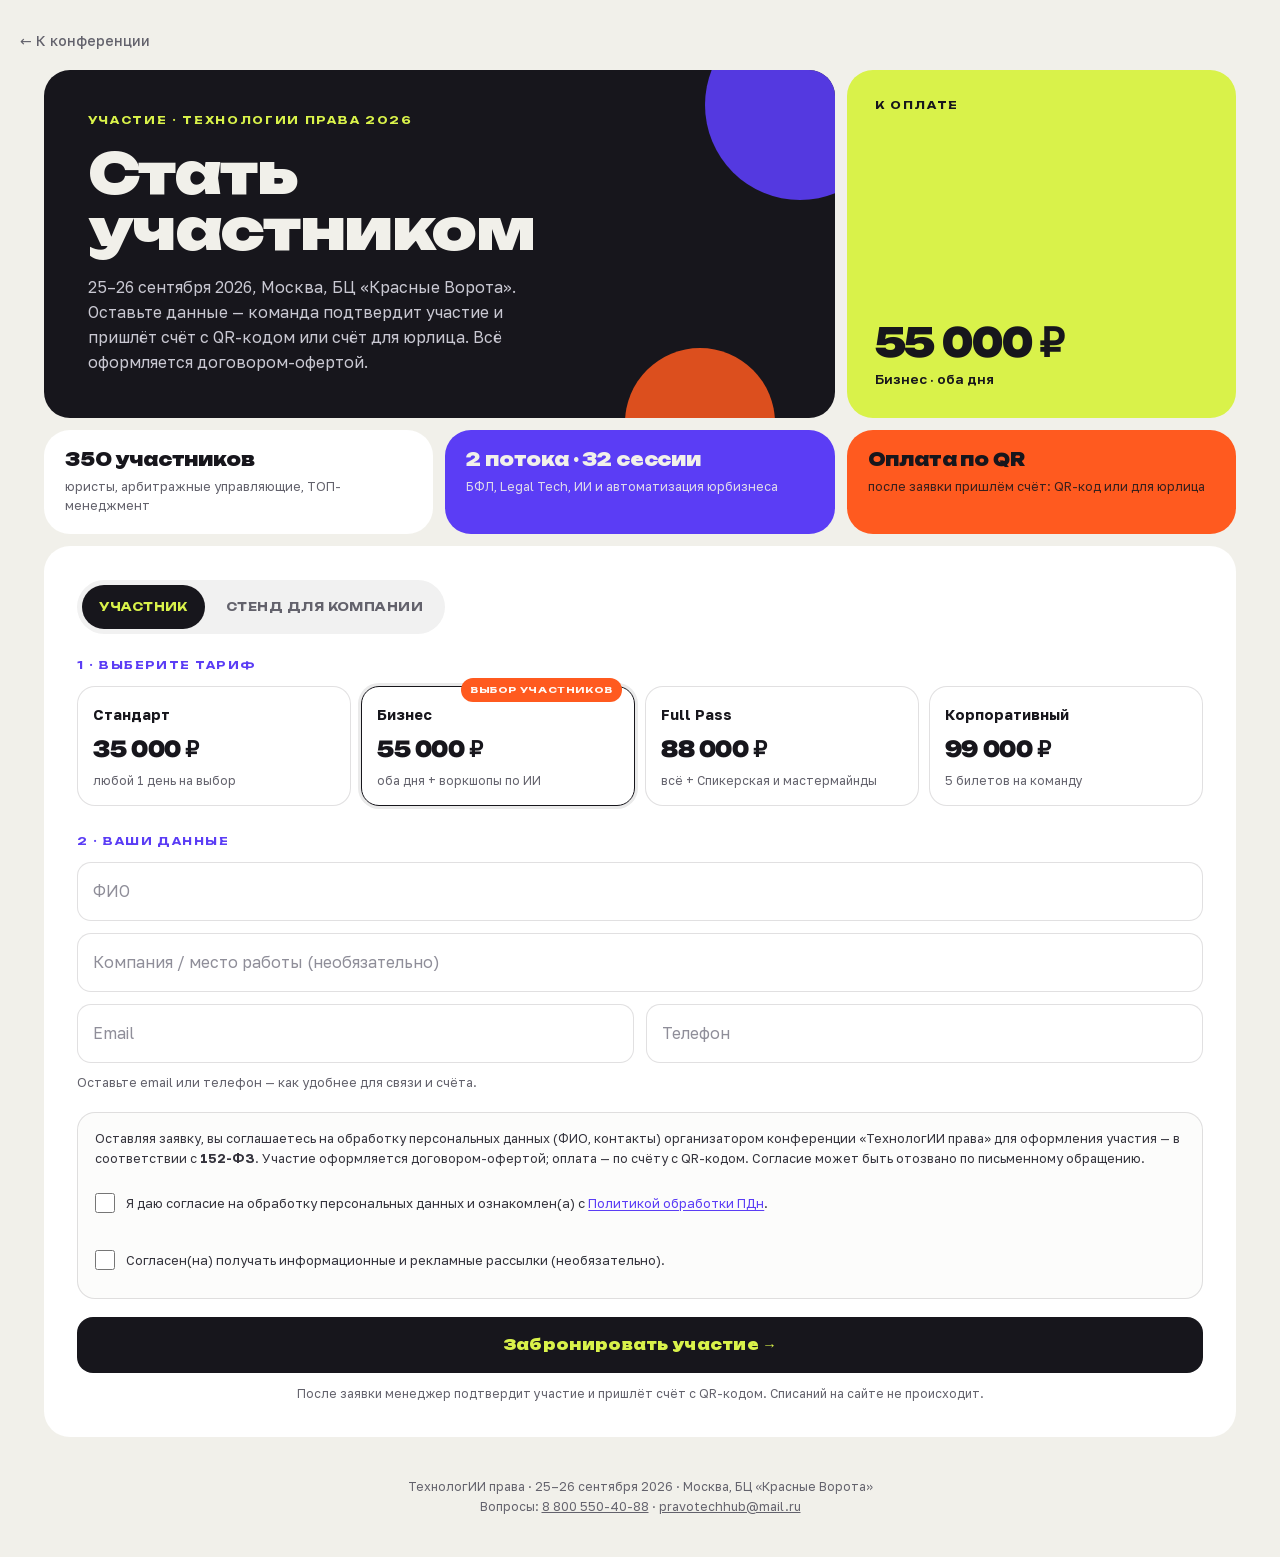
<file: uchastie.html>
<!doctype html>
<html lang="ru">
<head>
<meta charset="utf-8">
<meta name="viewport" content="width=device-width, initial-scale=1">
<title>Стать участником — ТехнологИИ права 2026</title>
<meta name="description" content="Бронирование участия в конференции «ТехнологИИ права» 25–26 сентября 2026, Москва, БЦ «Красные Ворота». Выберите тариф и оставьте заявку — пришлём счёт с QR-кодом.">
<link rel="stylesheet" href="assets/fonts/fonts.css">
<style>
:root{
  --cream:#F1F0EA; --ink:#17161C; --lime:#D9F24A; --lime-hi:#E7FA6B;
  --violet:#5B3DF5; --verm:#FF5A1F; --white:#FFFFFF;
  --gray:#63626C; --gray2:#34333C; --ondark:#B9B8C4; --ondark2:#C9C8D2;
  --line:rgba(23,22,28,.13); --err:#D93025;
  --disp:'Unbounded', -apple-system, BlinkMacSystemFont, sans-serif;
  --body:'Golos Text', system-ui, -apple-system, sans-serif;
  --ease:cubic-bezier(.22,1,.36,1);
}
*{margin:0;padding:0;box-sizing:border-box}
html{-webkit-text-size-adjust:100%;scroll-behavior:smooth}
body{background:var(--cream);color:var(--ink);font-family:var(--body);line-height:1.55;
  min-height:100dvh;overflow-x:hidden;-webkit-font-smoothing:antialiased}
.sr{position:absolute;width:1px;height:1px;padding:0;margin:-1px;overflow:hidden;clip:rect(0 0 0 0);white-space:nowrap;border:0}
:focus-visible{outline:3px solid var(--violet);outline-offset:2px;border-radius:6px}

.wrap{max-width:1240px;margin:0 auto;padding:0 clamp(16px,2vw,24px)}
.top{padding:18px 0 6px}
.back{display:inline-flex;align-items:center;gap:9px;color:var(--gray);text-decoration:none;font-size:14px;font-weight:500;padding:12px 0;min-height:44px}
.back:hover{color:var(--ink)}

.bento{display:grid;grid-template-columns:repeat(6,1fr);gap:12px;padding-bottom:14px}
.c2{grid-column:span 2}.c4{grid-column:span 4}.c6{grid-column:span 6}
@media(max-width:900px){.bento>*{grid-column:1/-1}}

.eb{font-family:var(--disp);font-weight:700;font-size:10.5px;letter-spacing:.16em;text-transform:uppercase}
h1{font-family:var(--disp);font-weight:900;font-size:clamp(30px,4.6vw,56px);line-height:1;letter-spacing:-.025em}
h2{font-family:var(--disp);font-weight:900;font-size:19px;letter-spacing:-.015em}
.sub{font-size:clamp(14.5px,1.3vw,16px);line-height:1.55;color:var(--ondark2)}

/* hero */
.hero{background:var(--ink);color:var(--cream);border-radius:26px;padding:clamp(26px,3.4vw,48px);position:relative;overflow:hidden}
.blob{position:absolute;border-radius:50%;pointer-events:none}
.hero .rel{position:relative}

/* summary */
.sum{background:var(--lime);color:var(--ink);border-radius:26px;padding:clamp(22px,2.4vw,28px);
  display:flex;flex-direction:column;justify-content:space-between;gap:18px;min-height:230px}
.sum .price{font-family:var(--disp);font-weight:900;font-size:clamp(30px,3.4vw,40px);letter-spacing:-.03em;
  line-height:1;font-variant-numeric:tabular-nums}
.sum .tname{font-size:13.5px;font-weight:600;margin-top:7px}
.sum .bonus{margin-top:14px;background:rgba(23,22,28,.1);border-radius:12px;padding:10px 12px;font-size:11.8px;line-height:1.45}
.sum .bonus[hidden]{display:none}

/* facts */
.fact{border-radius:26px;padding:20px 21px}
.fact .k{font-family:var(--disp);font-weight:900;font-size:17.5px;letter-spacing:-.01em;line-height:1.15}
.fact .v{font-size:12.8px;margin-top:7px;line-height:1.45}

/* form card */
.card{background:var(--white);border-radius:26px;padding:clamp(20px,2.6vw,34px)}
.step{font-family:var(--disp);font-weight:700;font-size:10.5px;letter-spacing:.14em;text-transform:uppercase;color:var(--violet)}

.seg{display:inline-flex;background:rgba(23,22,28,.06);border-radius:999px;padding:5px;gap:4px;margin-bottom:24px}
.seg button{font-family:var(--disp);font-weight:700;font-size:11.5px;letter-spacing:.04em;text-transform:uppercase;
  border:none;background:transparent;color:var(--gray);border-radius:999px;padding:12px 17px;cursor:pointer;
  min-height:44px;transition:background .18s var(--ease),color .18s var(--ease)}
.seg button[aria-selected="true"]{background:var(--ink);color:var(--lime)}
.seg button:active{transform:scale(.97)}

/* tariffs */
.tar{display:grid;grid-template-columns:repeat(4,1fr);gap:10px;margin-top:12px}
@media(max-width:860px){.tar{grid-template-columns:1fr 1fr}}
@media(max-width:460px){.tar{grid-template-columns:1fr}}
.tar input{position:absolute;opacity:0;width:0;height:0}
.tf{position:relative;display:block;border:1.5px solid var(--line);border-radius:18px;padding:17px 15px 15px;
  background:var(--white);cursor:pointer;transition:border-color .18s var(--ease),transform .18s var(--ease),box-shadow .18s var(--ease)}
.tf:hover{transform:translateY(-2px)}
.tf .n,.tf .p,.tf .d{display:block}
.tf .n{font-weight:700;font-size:14.5px}
.tf .p{font-family:var(--disp);font-weight:900;font-size:22px;letter-spacing:-.02em;margin-top:6px;font-variant-numeric:tabular-nums}
.tf .d{font-size:12.4px;color:var(--gray);margin-top:6px;line-height:1.4}
.tar input:checked + .tf{border-color:var(--ink);box-shadow:0 0 0 3px rgba(23,22,28,.09)}
.tar input:focus-visible + .tf{outline:3px solid var(--violet);outline-offset:2px}
.tf .badge{position:absolute;top:-9px;right:12px;background:var(--verm);color:#FFF7F2;
  font-family:var(--disp);font-weight:700;font-size:9px;letter-spacing:.07em;text-transform:uppercase;padding:5px 9px;border-radius:999px}

/* fields — плавающие лейблы */
.fields{display:flex;flex-direction:column;gap:12px;margin-top:12px}
.grid2{display:grid;grid-template-columns:1fr 1fr;gap:12px}
@media(max-width:560px){.grid2{grid-template-columns:1fr}}
.f{position:relative}
/* 16px — иначе iOS зумит поле при фокусе */
.f input{width:100%;background:var(--white);border:1.5px solid var(--line);border-radius:14px;
  padding:23px 15px 9px;font:inherit;font-size:16px;color:var(--ink);min-height:58px;
  transition:border-color .16s var(--ease),box-shadow .16s var(--ease)}
.f label{position:absolute;left:16px;top:17px;font-size:16px;color:#8F8E99;pointer-events:none;
  transition:transform .16s var(--ease),font-size .16s var(--ease),color .16s var(--ease);transform-origin:left top}
.f input:focus{outline:none;border-color:var(--violet);box-shadow:0 0 0 3px rgba(91,61,245,.14)}
.f input:focus + label,.f input:not(:placeholder-shown) + label{transform:translateY(-9px) scale(.76);color:var(--gray)}
.f input[aria-invalid="true"]{border-color:var(--err);box-shadow:0 0 0 3px rgba(217,48,37,.12)}
.f .msg{display:none;margin-top:6px;font-size:12.4px;color:var(--err)}
.f input[aria-invalid="true"] ~ .msg{display:block}
.hint{font-size:12.6px;color:var(--gray);margin-top:10px}

/* consent */
.cons{border:1.5px solid var(--line);border-radius:18px;padding:16px 17px;margin-top:20px;background:#FCFCFB}
.cons .t{font-size:12.7px;line-height:1.55;color:var(--gray2)}
.cons a{color:var(--violet);text-underline-offset:2px}
.chk{display:flex;gap:11px;align-items:flex-start;margin-top:13px;font-size:12.9px;color:var(--gray2);
  cursor:pointer;line-height:1.45;padding:4px 0;min-height:44px;align-items:center}
.chk input{width:20px;height:20px;flex:none;accent-color:var(--violet);cursor:pointer}
.chk[data-err="1"]{color:var(--err)}

.cta{width:100%;border:none;border-radius:16px;padding:19px;font-family:var(--disp);font-weight:900;font-size:14.5px;
  letter-spacing:.02em;cursor:pointer;background:var(--ink);color:var(--lime);margin-top:18px;min-height:56px;
  transition:transform .16s var(--ease),background .16s var(--ease)}
.cta:hover{background:#221F2B;transform:translateY(-2px)}
.cta:active{transform:scale(.985)}
.cta[disabled]{opacity:.55;cursor:progress;transform:none}
.note{text-align:center;font-size:12.4px;color:var(--gray);margin-top:12px;line-height:1.5}

/* alert */
.alert{display:none;margin-top:14px;border-radius:14px;padding:12px 14px;font-size:13.2px;line-height:1.5}
.alert.on{display:block}
.alert.bad{background:rgba(217,48,37,.09);border:1px solid rgba(217,48,37,.3);color:#8E1F18}

/* success */
.done{display:none}
.done.on{display:block}
.done .ok{width:56px;height:56px;border-radius:50%;background:var(--lime);display:flex;align-items:center;justify-content:center}
.recap{margin-top:18px;border:1.5px dashed var(--line);border-radius:16px;padding:16px}
.recap .li{display:flex;justify-content:space-between;gap:14px;padding:8px 0;font-size:13.5px;border-bottom:1px solid rgba(23,22,28,.07)}
.recap .li:last-child{border-bottom:none}
.recap .li b{font-weight:700;text-align:right}
.acts{display:grid;grid-template-columns:1fr;gap:10px;margin-top:18px}
@media(min-width:560px){.acts{grid-template-columns:1fr 1fr}}
.btn2{border-radius:14px;padding:16px;font-family:var(--disp);font-weight:700;font-size:13px;cursor:pointer;
  border:1.5px solid var(--line);background:var(--white);color:var(--ink);min-height:52px;text-decoration:none;
  display:flex;align-items:center;justify-content:center;gap:8px;transition:transform .16s var(--ease)}
.btn2.primary{background:var(--lime);border-color:var(--lime)}
.btn2:hover{transform:translateY(-2px)}
.btn2:active{transform:scale(.985)}

/* sticky price bar (mobile) */
.bar{position:fixed;left:0;right:0;bottom:0;z-index:60;display:none;
  padding:10px 14px calc(10px + env(safe-area-inset-bottom));background:rgba(241,240,234,.92);
  -webkit-backdrop-filter:blur(10px);backdrop-filter:blur(10px);border-top:1px solid var(--line)}
.bar .in{display:flex;align-items:center;gap:12px;max-width:640px;margin:0 auto}
.bar .p{font-family:var(--disp);font-weight:900;font-size:19px;letter-spacing:-.02em;font-variant-numeric:tabular-nums}
.bar .n{font-size:11.5px;color:var(--gray)}
.bar button{margin-left:auto;border:none;border-radius:13px;background:var(--ink);color:var(--lime);
  font-family:var(--disp);font-weight:900;font-size:13px;padding:14px 18px;min-height:48px;cursor:pointer}
/* body, а не main: у main класс .wrap перебивает тег по специфичности */
@media(max-width:900px){.bar{display:block}body{padding-bottom:calc(98px + env(safe-area-inset-bottom))}}

footer{padding:26px 0 40px;color:var(--gray);font-size:12.4px;line-height:1.6;text-align:center}

@media(max-width:900px){
  a,button,label{-webkit-tap-highlight-color:rgba(217,242,74,.22);touch-action:manipulation}
}
@media (prefers-reduced-motion:reduce){*{transition:none!important;animation:none!important}html{scroll-behavior:auto}}
</style>
</head>
<body>

<div class="wrap top"><a class="back" href="index.html">← К конференции</a></div>

<main class="wrap">
  <div class="bento">

    <section class="c4 hero">
      <div class="blob" style="right:-60px;top:-60px;width:190px;height:190px;background:var(--violet);opacity:.9"></div>
      <div class="blob" style="right:60px;bottom:-80px;width:150px;height:150px;background:var(--verm);opacity:.85"></div>
      <div class="rel">
        <p class="eb" style="color:var(--lime)">Участие · ТехнологИИ права 2026</p>
        <h1 style="margin-top:16px">Стать<br>участником</h1>
        <p class="sub" style="margin-top:18px;max-width:470px">25–26 сентября 2026, Москва, БЦ «Красные Ворота». Оставьте данные — команда подтвердит участие и пришлёт счёт с QR-кодом или счёт для юрлица. Всё оформляется договором-офертой.</p>
      </div>
    </section>

    <aside class="c2 sum" aria-live="polite">
      <p class="eb">К оплате</p>
      <div>
        <div class="price" id="sumPrice">55 000 ₽</div>
        <div class="tname" id="sumName">Бизнес · оба дня</div>
        <div class="bonus" id="sumBonus" hidden>✦ Сертификат на 30 000 ₽ для курса «ТехнологИИ для юристов» — при оплате до 30 июля</div>
      </div>
    </aside>

    <div class="c2 fact" style="background:var(--white)">
      <div class="k">350 участников</div>
      <div class="v" style="color:var(--gray)">юристы, арбитражные управляющие, ТОП-менеджмент</div>
    </div>
    <div class="c2 fact" style="background:var(--violet);color:var(--cream)">
      <div class="k">2 потока · 32 сессии</div>
      <div class="v" style="opacity:.88">БФЛ, Legal Tech, ИИ и автоматизация юрбизнеса</div>
    </div>
    <div class="c2 fact" style="background:var(--verm);color:var(--ink)">
      <div class="k">Оплата по QR</div>
      <div class="v" style="opacity:.85">после заявки пришлём счёт: QR-код или для юрлица</div>
    </div>

    <section class="c6 card">
      <!-- ФОРМА -->
      <div id="formWrap">
        <div class="seg" role="tablist" aria-label="Тип участия">
          <button type="button" role="tab" aria-selected="true" data-kind="participant">Участник</button>
          <button type="button" role="tab" aria-selected="false" data-kind="expo">Стенд для компании</button>
        </div>

        <form id="form" novalidate>
          <p class="step">1 · Выберите тариф</p>
          <fieldset class="tar" style="border:none">
            <legend class="sr">Тариф участия</legend>

            <div><input type="radio" name="tariff" id="t1" value="standart" data-price="35 000 ₽" data-name="Стандарт · 1 день">
              <label class="tf" for="t1"><span class="n">Стандарт</span><span class="p">35 000 ₽</span><span class="d">любой 1 день на выбор</span></label></div>

            <div><input type="radio" name="tariff" id="t2" value="business" checked data-price="55 000 ₽" data-name="Бизнес · оба дня">
              <label class="tf" for="t2"><span class="badge">выбор участников</span><span class="n">Бизнес</span><span class="p">55 000 ₽</span><span class="d">оба дня + воркшопы по ИИ</span></label></div>

            <div><input type="radio" name="tariff" id="t3" value="fullpass" data-price="88 000 ₽" data-name="Full Pass">
              <label class="tf" for="t3"><span class="n">Full Pass</span><span class="p">88 000 ₽</span><span class="d">всё + Спикерская и мастермайнды</span></label></div>

            <div><input type="radio" name="tariff" id="t4" value="corporate" data-price="99 000 ₽" data-name="Корпоративный · 5 мест">
              <label class="tf" for="t4"><span class="n">Корпоративный</span><span class="p">99 000 ₽</span><span class="d">5 билетов на команду</span></label></div>
          </fieldset>

          <p class="step" style="margin-top:28px">2 · Ваши данные</p>
          <div class="fields">
            <div class="f">
              <input id="fio" name="fio" placeholder=" " autocomplete="name" required>
              <label for="fio">ФИО</label>
              <span class="msg">Укажите, как к вам обращаться</span>
            </div>
            <div class="f">
              <input id="company" name="company" placeholder=" " autocomplete="organization">
              <label for="company">Компания / место работы (необязательно)</label>
            </div>
            <div class="grid2">
              <div class="f">
                <input id="email" name="email" type="email" placeholder=" " autocomplete="email" inputmode="email">
                <label for="email">Email</label>
                <span class="msg">Проверьте адрес — похоже, есть опечатка</span>
              </div>
              <div class="f">
                <input id="phone" name="phone" type="tel" placeholder=" " autocomplete="tel" inputmode="tel">
                <label for="phone">Телефон</label>
                <span class="msg">Проверьте номер</span>
              </div>
            </div>
          </div>
          <p class="hint" id="contactHint">Оставьте email или телефон — как удобнее для связи и счёта.</p>

          <div class="cons">
            <p class="t">Оставляя заявку, вы соглашаетесь на обработку персональных данных (ФИО, контакты) организатором конференции «ТехнологИИ права» для оформления участия — в соответствии с <b>152-ФЗ</b>. Участие оформляется договором-офертой; оплата — по счёту с QR-кодом. Согласие может быть отозвано по письменному обращению.</p>
            <label class="chk" id="chkPdnWrap">
              <input type="checkbox" id="chkPdn" required>
              <span>Я даю согласие на обработку персональных данных и ознакомлен(а) с <a href="docs/politika-obrabotki-pdn.html" target="_blank" rel="noopener">Политикой обработки ПДн</a>.</span>
            </label>
            <label class="chk">
              <input type="checkbox" id="chkMkt" name="marketing">
              <span>Согласен(на) получать информационные и рекламные рассылки (необязательно).</span>
            </label>
          </div>

          <div class="alert bad" id="alert" role="alert"></div>
          <button class="cta" type="submit" id="submit">Забронировать участие →</button>
          <p class="note">После заявки менеджер подтвердит участие и пришлёт счёт с QR-кодом. Списаний на сайте не происходит.</p>
        </form>
      </div>

      <!-- УСПЕХ -->
      <div id="done" class="done" aria-live="polite">
        <div class="ok" aria-hidden="true">
          <svg width="26" height="26" viewBox="0 0 24 24" fill="none" stroke="#17161C" stroke-width="3" stroke-linecap="round" stroke-linejoin="round"><path d="M20 6 9 17l-5-5"/></svg>
        </div>
        <h2 style="margin-top:18px;font-size:clamp(21px,2.6vw,28px)" id="doneTitle">Заявка сформирована</h2>
        <p class="sub" style="color:var(--gray);margin-top:10px" id="doneText">Отправьте её удобным способом — менеджер подтвердит участие и пришлёт счёт с QR-кодом.</p>

        <div class="recap" id="recap"></div>

        <div class="acts" id="acts">
          <a class="btn2 primary" id="toTg" href="#" target="_blank" rel="noopener">Скопировать и открыть Telegram</a>
          <a class="btn2" id="toMail" href="#">Отправить письмом</a>
        </div>
        <p class="note" id="doneNote">Заявка скопируется в буфер обмена — просто вставьте её в чат.</p>
        <button class="cta" type="button" id="again" style="background:transparent;color:var(--ink);border:1.5px solid var(--line)">← Изменить заявку</button>
      </div>
    </section>
  </div>
</main>

<div class="bar" id="bar" aria-hidden="true">
  <div class="in">
    <div><div class="n" id="barName">Бизнес</div><div class="p" id="barPrice">55 000 ₽</div></div>
    <button type="button" id="barBtn">Забронировать</button>
  </div>
</div>

<footer>
  <div class="wrap">
    ТехнологИИ права · 25–26 сентября 2026 · Москва, БЦ «Красные Ворота»<br>
    Вопросы: <a href="tel:+78005504088" style="color:var(--gray)">8 800 550-40-88</a> · <a href="mailto:pravotechhub@mail.ru" style="color:var(--gray)">pravotechhub@mail.ru</a>
  </div>
</footer>

<script>
(function(){
  'use strict';
  /* ============ НАСТРОЙКА ОТПРАВКИ ============
     endpoint: поставьте URL своего бэкенда — форма начнёт слать туда JSON
               и покажет честное «Заявка отправлена».
     Пока endpoint = null, заявка формируется и отправляется вручную
     (Telegram / письмо). На сервере ничего не сохраняется. */
  var CONFIG = {
    endpoint: null,
    telegram: 'kredit_advokat',
    email: 'pravotechhub@mail.ru',
    consentVersion: '2026-07-10'
  };

  var $ = function(s){ return document.querySelector(s); };
  var form = $('#form'), alertBox = $('#alert');
  var sumPrice = $('#sumPrice'), sumName = $('#sumName'), sumBonus = $('#sumBonus');
  var barPrice = $('#barPrice'), barName = $('#barName');
  var radios = [].slice.call(document.querySelectorAll('input[name=tariff]'));

  /* ---- префилл тарифа и бонуса из URL: ?tariff=business&bonus=1 ---- */
  var qs = new URLSearchParams(location.search);
  var wanted = qs.get('tariff');
  if (wanted) {
    var hit = radios.filter(function(r){ return r.value === wanted; })[0];
    if (hit) hit.checked = true;
  }
  if (qs.get('bonus') === '1') sumBonus.hidden = false;

  function current(){ return radios.filter(function(r){ return r.checked; })[0] || radios[1]; }
  function syncSummary(){
    var r = current();
    sumPrice.textContent = r.dataset.price;
    sumName.textContent  = r.dataset.name;
    barPrice.textContent = r.dataset.price;
    barName.textContent  = r.dataset.name.split(' · ')[0];
  }
  radios.forEach(function(r){ r.addEventListener('change', syncSummary); });
  syncSummary();

  /* ---- сегментированный переключатель ---- */
  var seg = [].slice.call(document.querySelectorAll('.seg button'));
  seg.forEach(function(b){
    b.addEventListener('click', function(){
      seg.forEach(function(x){ x.setAttribute('aria-selected','false'); });
      b.setAttribute('aria-selected','true');
      if (b.dataset.kind === 'expo') {
        alertBox.className = 'alert bad on';
        alertBox.textContent = 'Стенды и спонсорство обсуждаем отдельно — напишите нам, подберём формат.';
      } else {
        alertBox.className = 'alert bad';
      }
    });
  });

  /* ---- валидация ---- */
  var reEmail = /^[^\s@]+@[^\s@]+\.[^\s@]{2,}$/;
  var rePhone = /^\+?[\d\s\-()]{10,18}$/;

  function mark(el, bad){ el.setAttribute('aria-invalid', bad ? 'true' : 'false'); }

  function validate(){
    var errs = [];
    var fio = $('#fio'), email = $('#email'), phone = $('#phone'), pdn = $('#chkPdn');

    mark(fio, false); mark(email, false); mark(phone, false);
    $('#chkPdnWrap').removeAttribute('data-err');

    if (fio.value.trim().length < 2) { mark(fio, true); errs.push(fio); }

    var hasEmail = email.value.trim() !== '', hasPhone = phone.value.trim() !== '';
    if (hasEmail && !reEmail.test(email.value.trim())) { mark(email, true); errs.push(email); }
    if (hasPhone && !rePhone.test(phone.value.trim()))  { mark(phone, true); errs.push(phone); }
    if (!hasEmail && !hasPhone) {
      mark(email, true); mark(phone, true); errs.push(email);
      alertBox.className = 'alert bad on';
      alertBox.textContent = 'Оставьте хотя бы один контакт — email или телефон. Иначе мы не сможем прислать счёт.';
    }
    if (!pdn.checked) {
      $('#chkPdnWrap').setAttribute('data-err','1');
      errs.push(pdn);
      if (hasEmail || hasPhone) {
        alertBox.className = 'alert bad on';
        alertBox.textContent = 'Без согласия на обработку персональных данных мы не имеем права принять заявку.';
      }
    }
    if (!errs.length) alertBox.className = 'alert bad';
    return errs;
  }

  ['#fio','#email','#phone'].forEach(function(sel){
    $(sel).addEventListener('blur', function(){ if (this.getAttribute('aria-invalid') === 'true') validate(); });
  });
  $('#chkPdn').addEventListener('change', function(){ if (this.checked) validate(); });

  /* ---- сборка заявки ---- */
  function payload(){
    var r = current();
    return {
      tariff: r.value,
      tariffName: r.dataset.name,
      price: r.dataset.price,
      fio: $('#fio').value.trim(),
      company: $('#company').value.trim(),
      email: $('#email').value.trim(),
      phone: $('#phone').value.trim(),
      consent: {
        pdn: true,
        marketing: $('#chkMkt').checked,
        version: CONFIG.consentVersion,
        acceptedAt: new Date().toISOString()
      },
      page: location.href
    };
  }
  function asText(d){
    return 'Заявка на участие — ТехнологИИ права 2026\n' +
      'Тариф: ' + d.tariffName + ' (' + d.price + ')\n' +
      'ФИО: ' + d.fio + '\n' +
      (d.company ? 'Компания: ' + d.company + '\n' : '') +
      (d.email ? 'Email: ' + d.email + '\n' : '') +
      (d.phone ? 'Телефон: ' + d.phone + '\n' : '') +
      'Рассылки: ' + (d.consent.marketing ? 'да' : 'нет') + '\n' +
      'Согласие на ПДн: да (ред. ' + d.consent.version + ')';
  }

  function showDone(d, sent){
    $('#formWrap').style.display = 'none';
    $('#done').classList.add('on');
    $('#bar').style.display = 'none';
    var rows = [
      ['Тариф', d.tariffName], ['К оплате', d.price], ['ФИО', d.fio]
    ];
    if (d.company) rows.push(['Компания', d.company]);
    if (d.email) rows.push(['Email', d.email]);
    if (d.phone) rows.push(['Телефон', d.phone]);
    $('#recap').innerHTML = rows.map(function(r){
      return '<div class="li"><span>' + r[0] + '</span><b>' + r[1].replace(/</g,'&lt;') + '</b></div>';
    }).join('');

    if (sent) {
      $('#doneTitle').textContent = 'Заявка отправлена';
      $('#doneText').textContent = 'Менеджер свяжется с вами и пришлёт счёт с QR-кодом.';
      $('#acts').style.display = 'none';
      $('#doneNote').style.display = 'none';
    } else {
      var text = asText(d);
      $('#toTg').addEventListener('click', function(){
        try { navigator.clipboard.writeText(text); } catch(e){}
      });
      $('#toTg').href = 'https://t.me/' + CONFIG.telegram;
      $('#toMail').href = 'mailto:' + CONFIG.email +
        '?subject=' + encodeURIComponent('Заявка на участие — ' + d.tariffName) +
        '&body=' + encodeURIComponent(text);
    }
    window.scrollTo({ top: 0, behavior: 'smooth' });
  }

  form.addEventListener('submit', function(e){
    e.preventDefault();
    var errs = validate();
    if (errs.length) { errs[0].focus(); return; }

    var d = payload(), btn = $('#submit');
    if (!CONFIG.endpoint) { showDone(d, false); return; }

    btn.disabled = true; btn.textContent = 'Отправляем…';
    fetch(CONFIG.endpoint, {
      method: 'POST', headers: { 'Content-Type': 'application/json' }, body: JSON.stringify(d)
    }).then(function(res){
      if (!res.ok) throw new Error('HTTP ' + res.status);
      showDone(d, true);
    }).catch(function(){
      alertBox.className = 'alert bad on';
      alertBox.textContent = 'Не удалось отправить заявку. Попробуйте ещё раз или напишите нам в Telegram.';
    }).then(function(){
      btn.disabled = false; btn.textContent = 'Забронировать участие →';
    });
  });

  $('#again').addEventListener('click', function(){
    $('#done').classList.remove('on');
    $('#formWrap').style.display = '';
    $('#bar').style.display = '';
    window.scrollTo({ top: 0, behavior: 'smooth' });
  });

  $('#barBtn').addEventListener('click', function(){
    $('#fio').focus({ preventScroll: true });
    $('#fio').scrollIntoView({ block: 'center', behavior: 'smooth' });
  });
})();
</script>
</body>
</html>
</file>
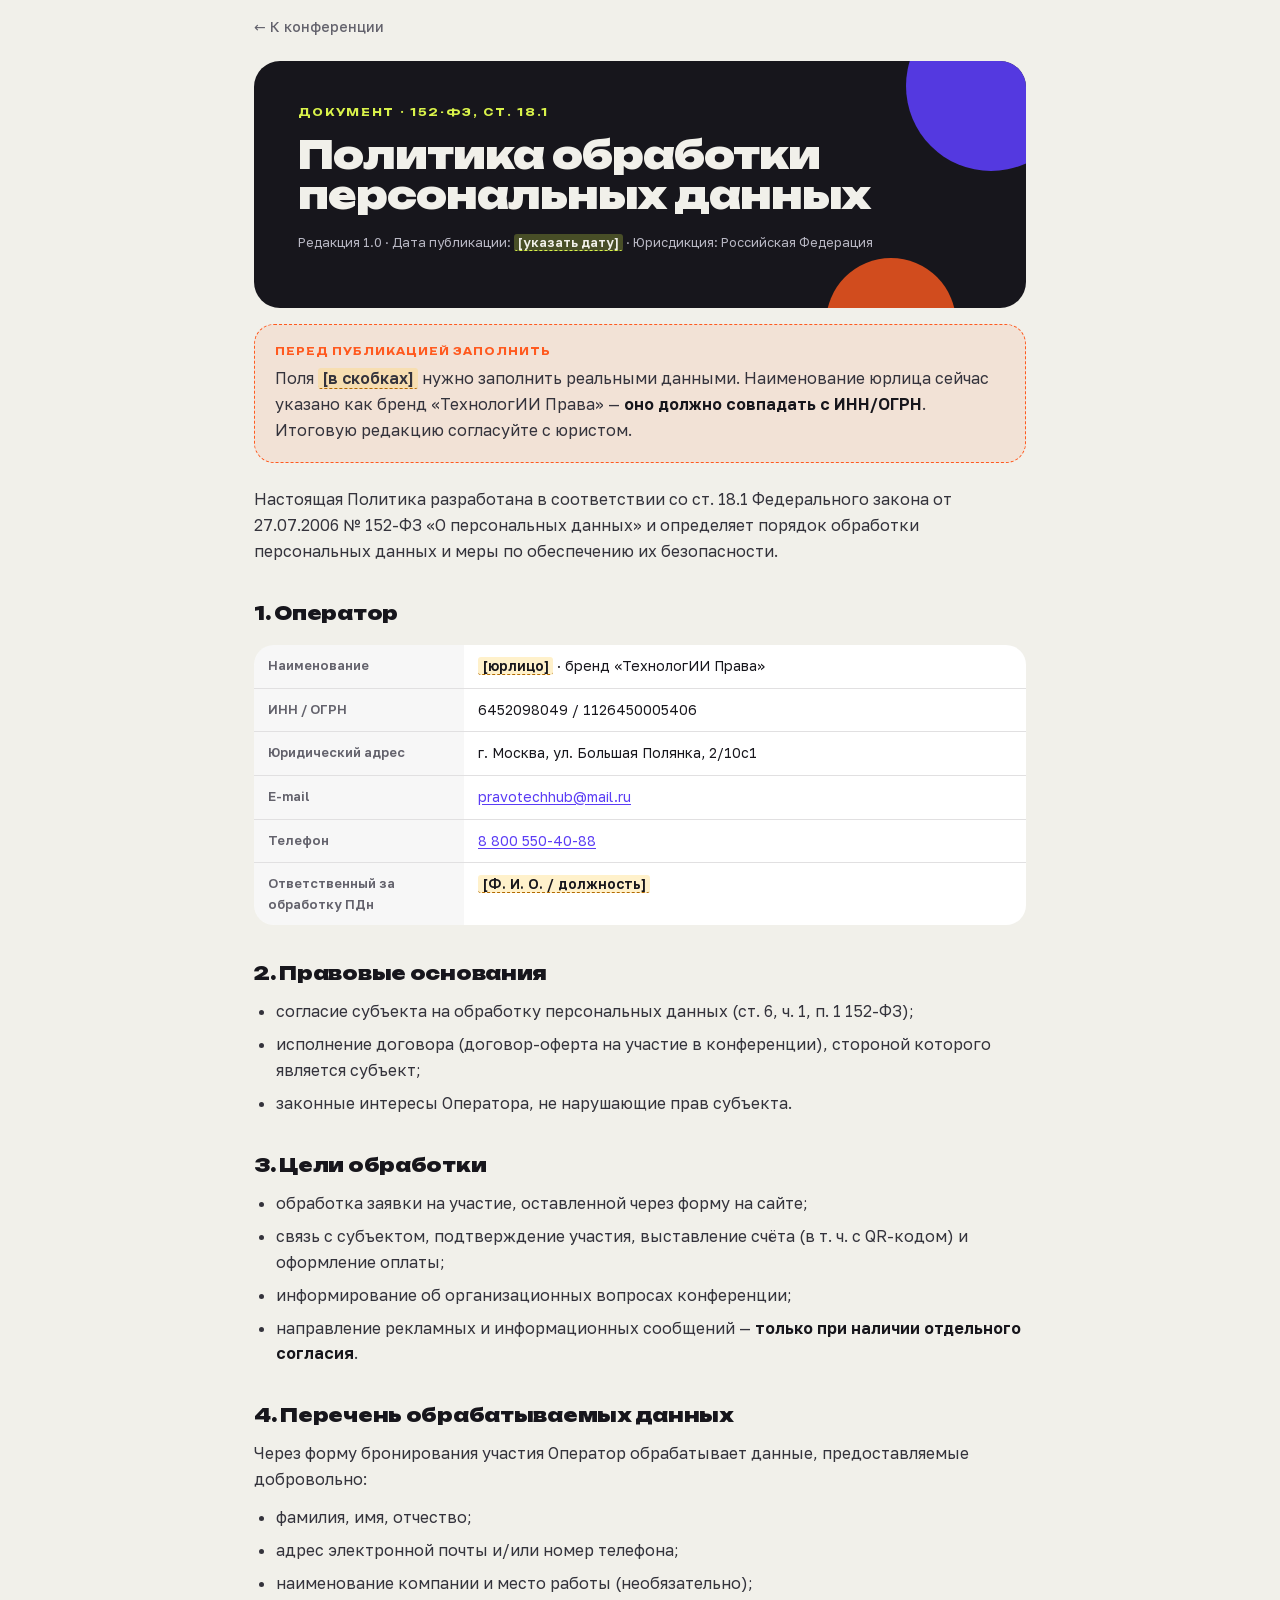
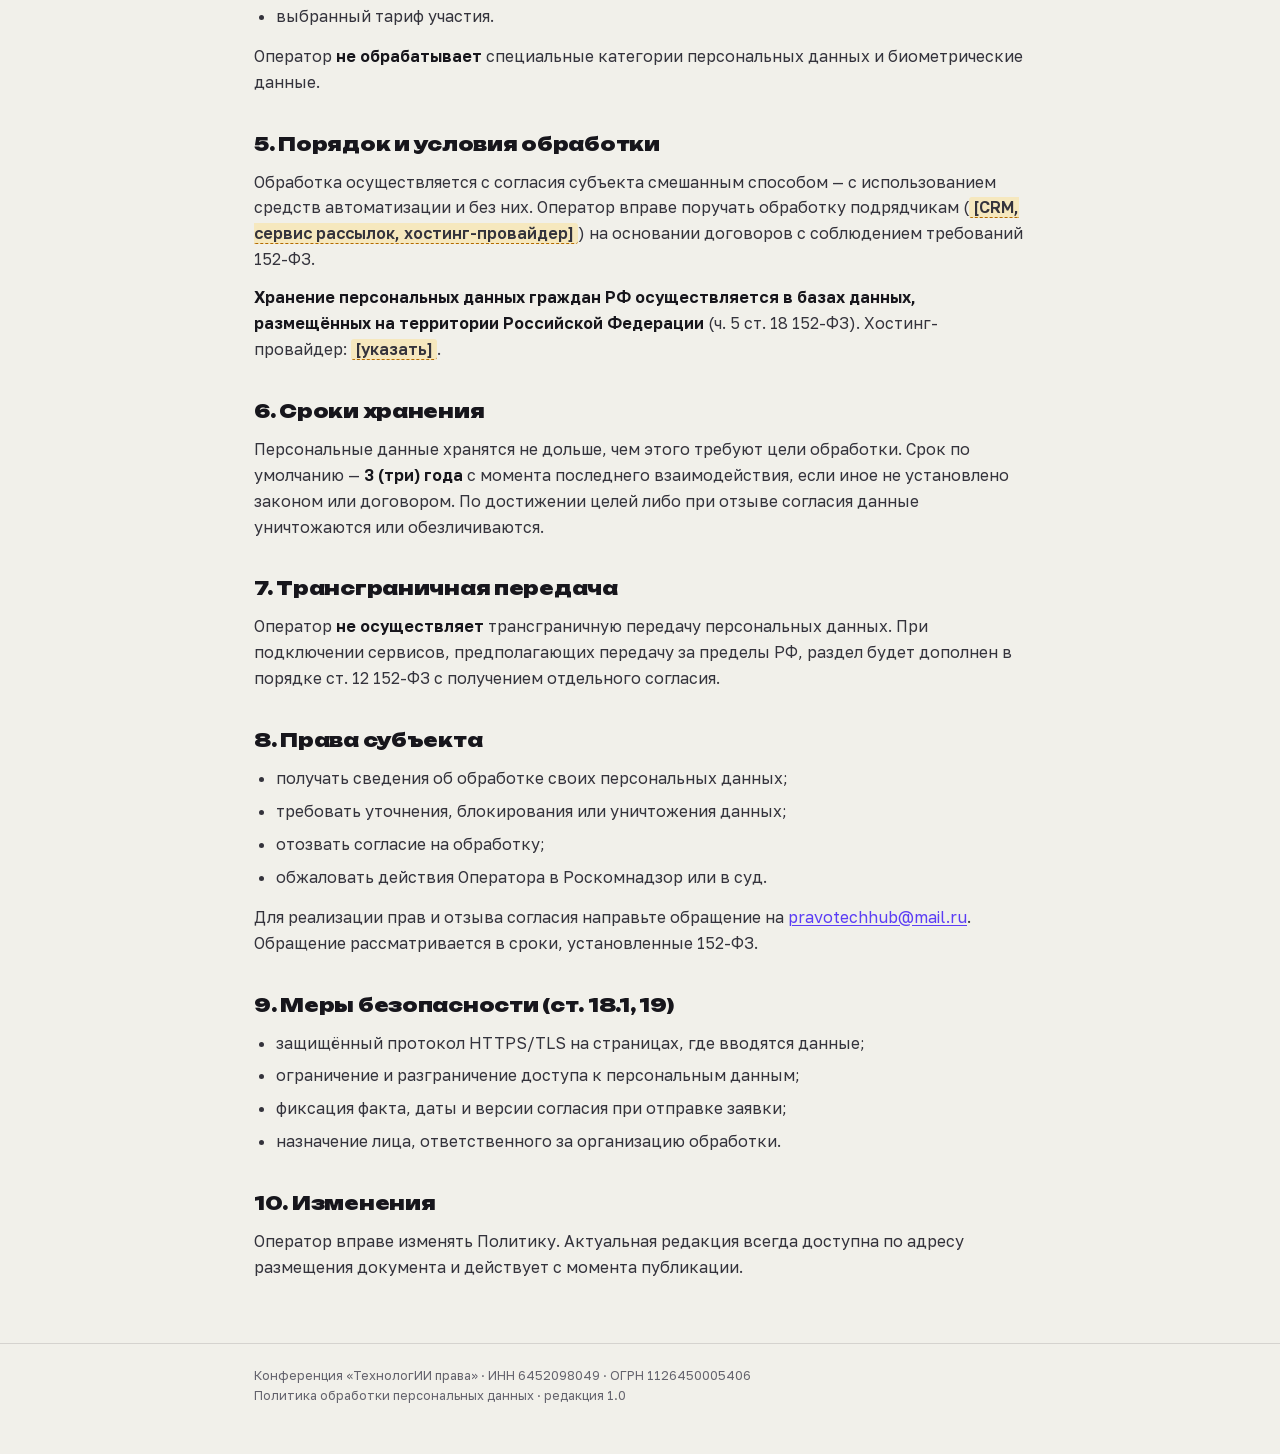
<file: docs/politika-obrabotki-pdn.html>
<!doctype html>
<html lang="ru">
<head>
<meta charset="utf-8">
<meta name="viewport" content="width=device-width, initial-scale=1">
<title>Политика обработки персональных данных — ТехнологИИ права</title>
<meta name="description" content="Политика в отношении обработки персональных данных на сайте конференции «ТехнологИИ права» в соответствии со ст. 18.1 152-ФЗ.">
<link rel="stylesheet" href="../assets/fonts/fonts.css">
<style>
:root{
  --cream:#F1F0EA; --ink:#17161C; --lime:#D9F24A; --violet:#5B3DF5; --verm:#FF5A1F;
  --white:#FFFFFF; --gray:#63626C; --gray2:#34333C; --ondark:#B9B8C4; --line:rgba(23,22,28,.13);
  --disp:'Unbounded', -apple-system, sans-serif; --body:'Golos Text', system-ui, sans-serif;
}
*{margin:0;padding:0;box-sizing:border-box}
html{-webkit-text-size-adjust:100%}
body{background:var(--cream);color:var(--ink);font-family:var(--body);font-size:16px;line-height:1.62;
  min-height:100dvh;overflow-x:hidden;-webkit-font-smoothing:antialiased}
:focus-visible{outline:3px solid var(--violet);outline-offset:2px;border-radius:6px}
.wrap{max-width:820px;margin:0 auto;padding:0 clamp(16px,3vw,24px)}
.back{display:inline-flex;align-items:center;gap:9px;color:var(--gray);text-decoration:none;font-size:14px;font-weight:500;padding:16px 0;min-height:44px}
.back:hover{color:var(--ink)}
.hero{background:var(--ink);color:var(--cream);border-radius:26px;padding:clamp(26px,3.4vw,44px);position:relative;overflow:hidden;margin-top:6px}
.blob{position:absolute;border-radius:50%;pointer-events:none}
.eb{font-family:var(--disp);font-weight:700;font-size:10.5px;letter-spacing:.16em;text-transform:uppercase;color:var(--lime)}
h1{font-family:var(--disp);font-weight:900;font-size:clamp(24px,3.6vw,38px);line-height:1.06;letter-spacing:-.025em;margin-top:14px}
.meta{margin-top:16px;font-size:13px;color:var(--ondark)}
main{padding:8px 0 20px}
h2{font-family:var(--disp);font-weight:900;font-size:18.5px;letter-spacing:-.015em;margin:34px 0 10px}
p{margin:0 0 12px;color:var(--gray2)}
ul{margin:0 0 14px;padding-left:22px}
li{margin:0 0 7px;color:var(--gray2)}
strong{color:var(--ink);font-weight:650}
a{color:var(--violet);text-underline-offset:2px}
.card{background:var(--white);border-radius:20px;padding:18px 20px;margin:16px 0}
.card.warn{background:rgba(255,90,31,.09);border:1px dashed var(--verm)}
.lbl{font-family:var(--disp);font-weight:700;font-size:10px;letter-spacing:.1em;text-transform:uppercase;color:var(--verm);display:block;margin-bottom:7px}
.kv{display:grid;grid-template-columns:1fr;gap:0}
.kv .r{display:grid;grid-template-columns:210px 1fr;gap:0;border-top:1px solid var(--line)}
.kv .r:first-child{border-top:none}
.kv .k{padding:10px 14px;background:rgba(23,22,28,.03);font-size:13px;color:var(--gray);font-weight:600}
.kv .v{padding:10px 14px;font-size:14px}
@media(max-width:560px){.kv .r{grid-template-columns:1fr}.kv .k{padding-bottom:2px}}
.fill{background:rgba(255,214,107,.35);border-bottom:1px dashed #B26A00;padding:0 4px;border-radius:3px;font-weight:600}
footer{border-top:1px solid var(--line);margin-top:30px;padding:22px 0 48px;color:var(--gray);font-size:12.6px;line-height:1.6}
@media print{.back{display:none}body{background:#fff}.hero{background:#fff;color:#000;border:1px solid #999}}
</style>
</head>
<body>
<div class="wrap">
  <a class="back" href="../index.html">← К конференции</a>

  <header class="hero">
    <div class="blob" style="right:-50px;top:-60px;width:170px;height:170px;background:var(--violet);opacity:.9"></div>
    <div class="blob" style="right:70px;bottom:-80px;width:130px;height:130px;background:var(--verm);opacity:.8"></div>
    <div style="position:relative">
      <p class="eb">Документ · 152-ФЗ, ст. 18.1</p>
      <h1>Политика обработки персональных данных</h1>
      <p class="meta">Редакция 1.0 · Дата публикации: <span class="fill" style="background:rgba(217,242,74,.25);border-bottom-color:var(--lime);color:var(--cream)">[указать дату]</span> · Юрисдикция: Российская Федерация</p>
    </div>
  </header>

  <div class="card warn">
    <span class="lbl">Перед публикацией заполнить</span>
    <p style="margin:0">Поля <span class="fill">[в скобках]</span> нужно заполнить реальными данными. Наименование юрлица сейчас указано как бренд «ТехнологИИ Права» — <strong>оно должно совпадать с ИНН/ОГРН</strong>. Итоговую редакцию согласуйте с юристом.</p>
  </div>

  <main>
    <p>Настоящая Политика разработана в соответствии со ст. 18.1 Федерального закона от 27.07.2006 № 152-ФЗ «О персональных данных» и определяет порядок обработки персональных данных и меры по обеспечению их безопасности.</p>

    <h2>1. Оператор</h2>
    <div class="card" style="padding:0;overflow:hidden">
      <div class="kv">
        <div class="r"><div class="k">Наименование</div><div class="v"><span class="fill">[юрлицо]</span> · бренд «ТехнологИИ Права»</div></div>
        <div class="r"><div class="k">ИНН / ОГРН</div><div class="v">6452098049 / 1126450005406</div></div>
        <div class="r"><div class="k">Юридический адрес</div><div class="v">г. Москва, ул. Большая Полянка, 2/10с1</div></div>
        <div class="r"><div class="k">E-mail</div><div class="v"><a href="mailto:pravotechhub@mail.ru">pravotechhub@mail.ru</a></div></div>
        <div class="r"><div class="k">Телефон</div><div class="v"><a href="tel:+78005504088">8 800 550-40-88</a></div></div>
        <div class="r"><div class="k">Ответственный за обработку ПДн</div><div class="v"><span class="fill">[Ф. И. О. / должность]</span></div></div>
      </div>
    </div>

    <h2>2. Правовые основания</h2>
    <ul>
      <li>согласие субъекта на обработку персональных данных (ст. 6, ч. 1, п. 1 152-ФЗ);</li>
      <li>исполнение договора (договор-оферта на участие в конференции), стороной которого является субъект;</li>
      <li>законные интересы Оператора, не нарушающие прав субъекта.</li>
    </ul>

    <h2>3. Цели обработки</h2>
    <ul>
      <li>обработка заявки на участие, оставленной через форму на сайте;</li>
      <li>связь с субъектом, подтверждение участия, выставление счёта (в т. ч. с QR-кодом) и оформление оплаты;</li>
      <li>информирование об организационных вопросах конференции;</li>
      <li>направление рекламных и информационных сообщений — <strong>только при наличии отдельного согласия</strong>.</li>
    </ul>

    <h2>4. Перечень обрабатываемых данных</h2>
    <p>Через форму бронирования участия Оператор обрабатывает данные, предоставляемые добровольно:</p>
    <ul>
      <li>фамилия, имя, отчество;</li>
      <li>адрес электронной почты и/или номер телефона;</li>
      <li>наименование компании и место работы (необязательно);</li>
      <li>выбранный тариф участия.</li>
    </ul>
    <p>Оператор <strong>не обрабатывает</strong> специальные категории персональных данных и биометрические данные.</p>

    <h2>5. Порядок и условия обработки</h2>
    <p>Обработка осуществляется с согласия субъекта смешанным способом — с использованием средств автоматизации и без них. Оператор вправе поручать обработку подрядчикам (<span class="fill">[CRM, сервис рассылок, хостинг-провайдер]</span>) на основании договоров с соблюдением требований 152-ФЗ.</p>
    <p><strong>Хранение персональных данных граждан РФ осуществляется в базах данных, размещённых на территории Российской Федерации</strong> (ч. 5 ст. 18 152-ФЗ). Хостинг-провайдер: <span class="fill">[указать]</span>.</p>

    <h2>6. Сроки хранения</h2>
    <p>Персональные данные хранятся не дольше, чем этого требуют цели обработки. Срок по умолчанию — <strong>3 (три) года</strong> с момента последнего взаимодействия, если иное не установлено законом или договором. По достижении целей либо при отзыве согласия данные уничтожаются или обезличиваются.</p>

    <h2>7. Трансграничная передача</h2>
    <p>Оператор <strong>не осуществляет</strong> трансграничную передачу персональных данных. При подключении сервисов, предполагающих передачу за пределы РФ, раздел будет дополнен в порядке ст. 12 152-ФЗ с получением отдельного согласия.</p>

    <h2>8. Права субъекта</h2>
    <ul>
      <li>получать сведения об обработке своих персональных данных;</li>
      <li>требовать уточнения, блокирования или уничтожения данных;</li>
      <li>отозвать согласие на обработку;</li>
      <li>обжаловать действия Оператора в Роскомнадзор или в суд.</li>
    </ul>
    <p>Для реализации прав и отзыва согласия направьте обращение на <a href="mailto:pravotechhub@mail.ru">pravotechhub@mail.ru</a>. Обращение рассматривается в сроки, установленные 152-ФЗ.</p>

    <h2>9. Меры безопасности (ст. 18.1, 19)</h2>
    <ul>
      <li>защищённый протокол HTTPS/TLS на страницах, где вводятся данные;</li>
      <li>ограничение и разграничение доступа к персональным данным;</li>
      <li>фиксация факта, даты и версии согласия при отправке заявки;</li>
      <li>назначение лица, ответственного за организацию обработки.</li>
    </ul>

    <h2>10. Изменения</h2>
    <p>Оператор вправе изменять Политику. Актуальная редакция всегда доступна по адресу размещения документа и действует с момента публикации.</p>
  </main>
</div>

<footer><div class="wrap">
  Конференция «ТехнологИИ права» · ИНН 6452098049 · ОГРН 1126450005406<br>
  Политика обработки персональных данных · редакция 1.0
</div></footer>
</body>
</html>
</file>
<file: assets/fonts/fonts.css>
@font-face{font-family:'Golos Text';font-style:normal;font-weight:100 900;font-display:swap;src:url('golos-latin.woff2') format('woff2');unicode-range:U+0000-00FF, U+0131, U+0152-0153, U+02BB-02BC, U+02C6, U+02DA, U+02DC, U+0304, U+0308, U+0329, U+2000-206F, U+20AC, U+2122, U+2191, U+2193, U+2212, U+2215, U+FEFF, U+FFFD}
@font-face{font-family:'Golos Text';font-style:normal;font-weight:100 900;font-display:swap;src:url('golos-cyrillic.woff2') format('woff2');unicode-range:U+0301, U+0400-045F, U+0490-0491, U+04B0-04B1, U+2116}
@font-face{font-family:'Unbounded';font-style:normal;font-weight:100 900;font-display:swap;src:url('unbounded-latin.woff2') format('woff2');unicode-range:U+0000-00FF, U+0131, U+0152-0153, U+02BB-02BC, U+02C6, U+02DA, U+02DC, U+0304, U+0308, U+0329, U+2000-206F, U+20AC, U+2122, U+2191, U+2193, U+2212, U+2215, U+FEFF, U+FFFD}
@font-face{font-family:'Unbounded';font-style:normal;font-weight:100 900;font-display:swap;src:url('unbounded-cyrillic.woff2') format('woff2');unicode-range:U+0301, U+0400-045F, U+0490-0491, U+04B0-04B1, U+2116}
</file>
